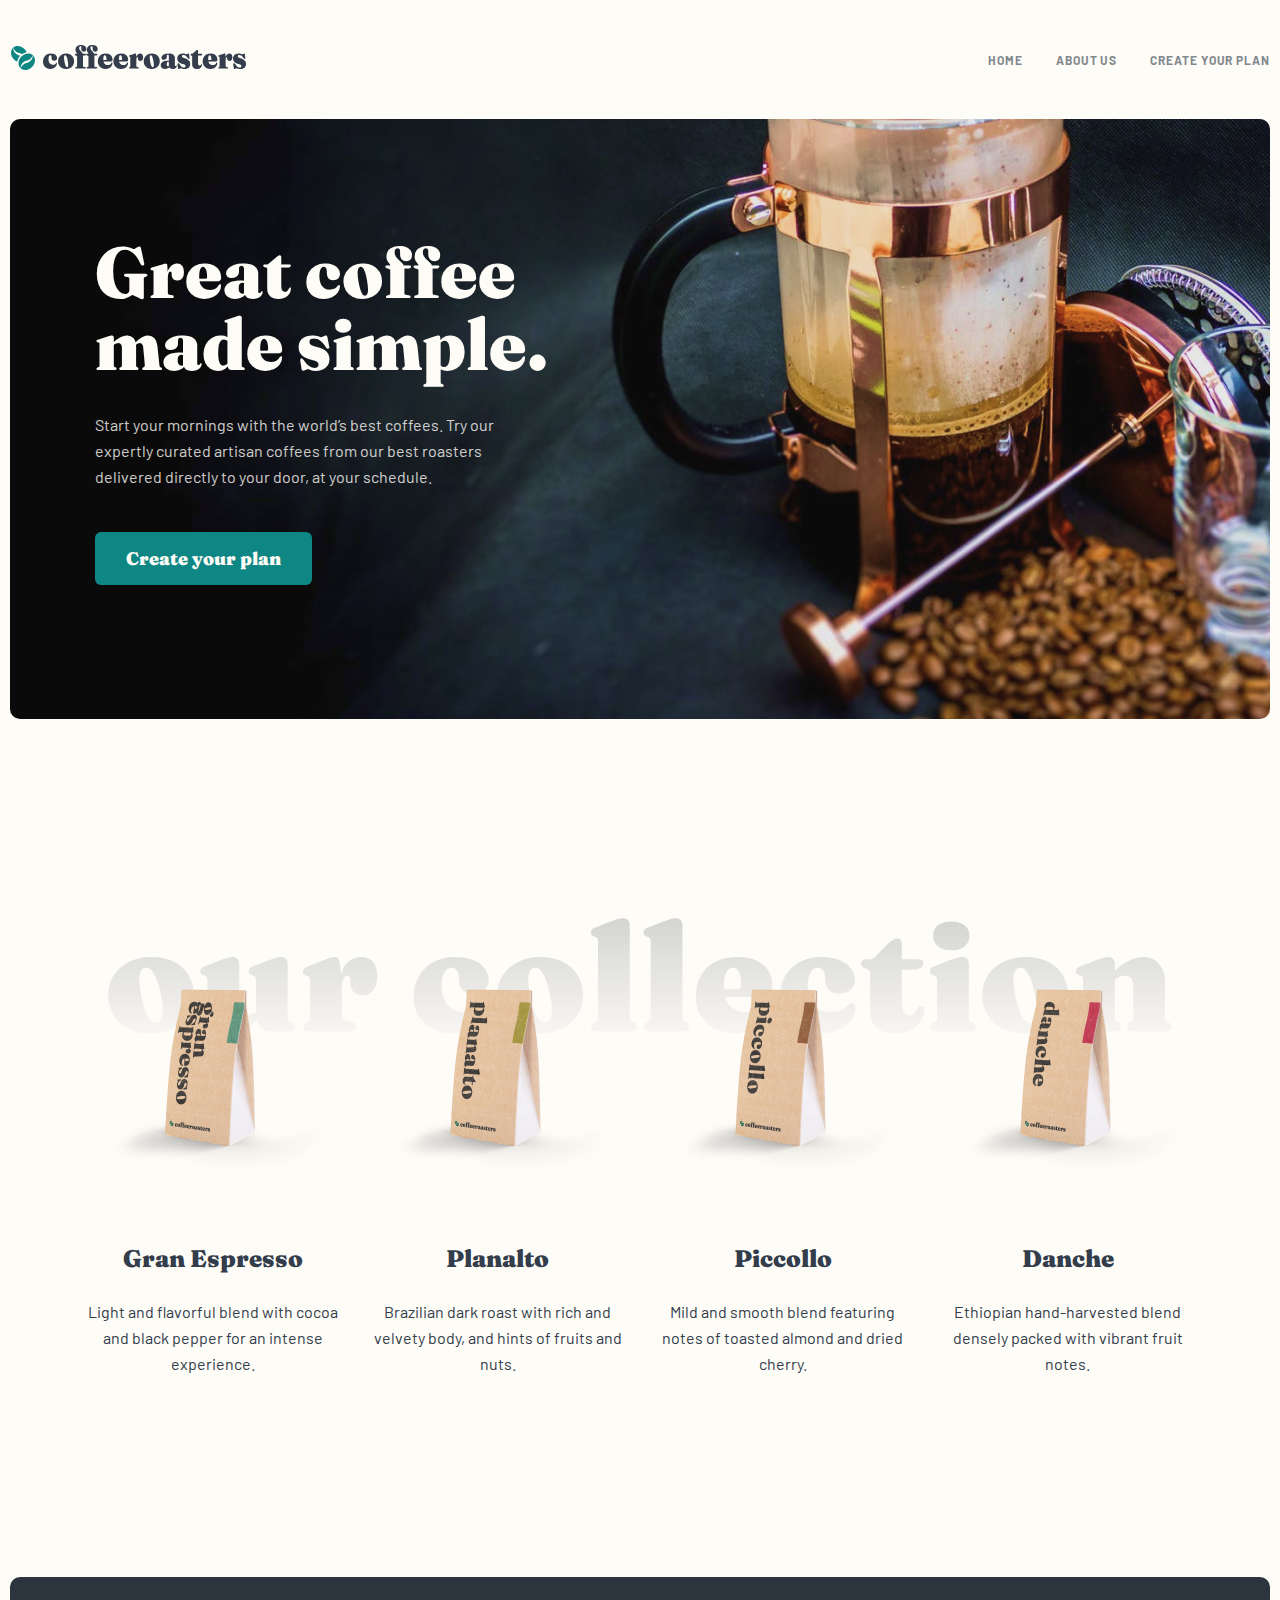
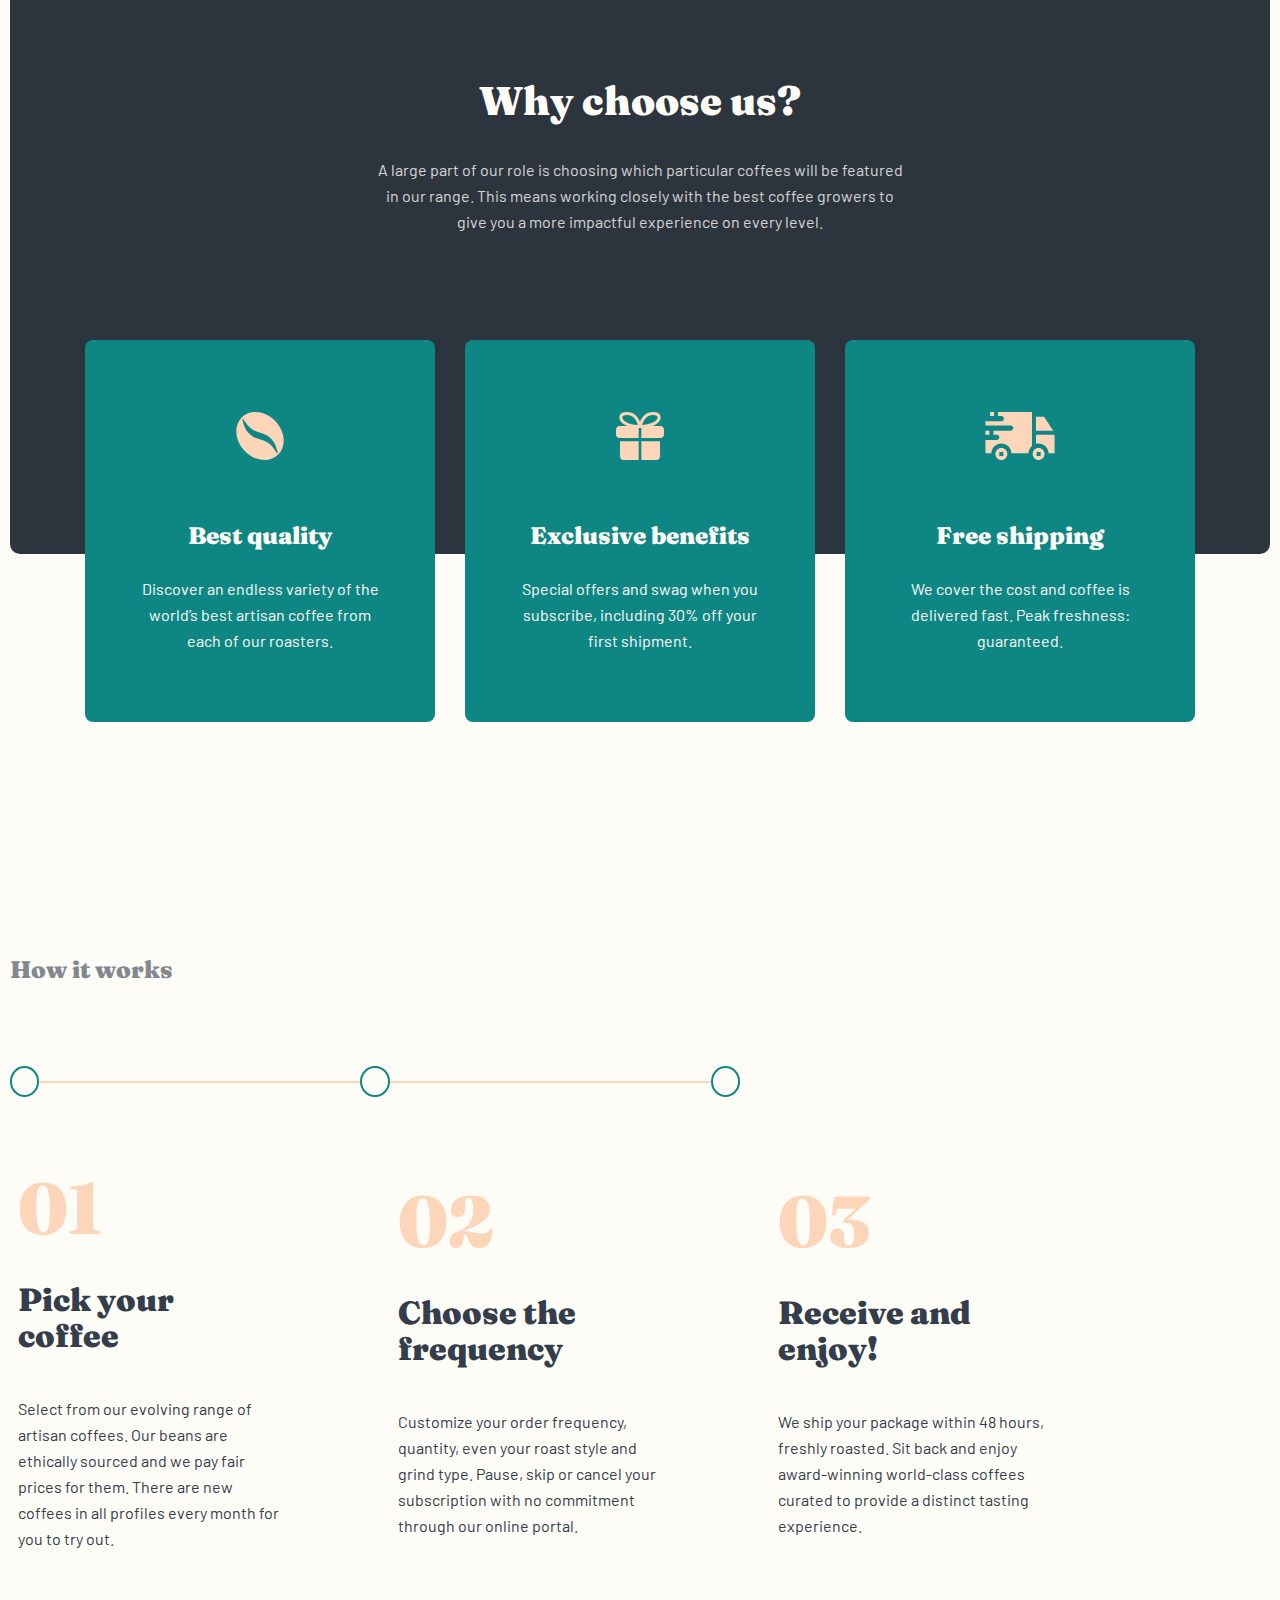
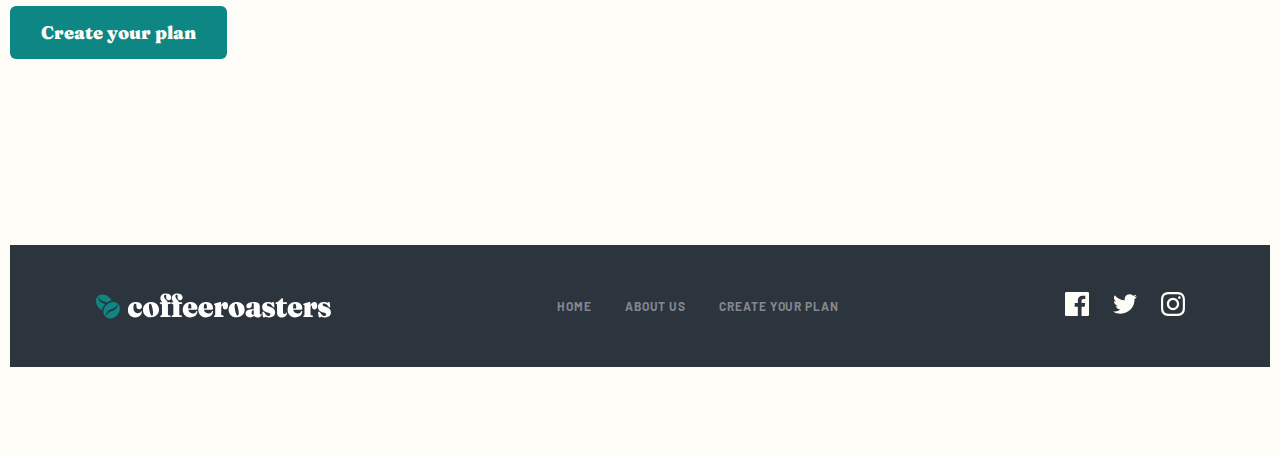
<file: index.html>
<!DOCTYPE html>
<html lang="en">

<head>
    <meta charset="UTF-8">
    <meta http-equiv="X-UA-Compatible" content="IE=edge">
    <meta name="viewport" content="width=device-width, initial-scale=1.0">
    <title>Coffeeroaster</title>
    <link rel="icon" href="./assets/icons/link-logo.ico">
    <link
        href="https://fonts.googleapis.com/css?family=Barlow:100,100italic,200,200italic,300,300italic,regular,italic,500,500italic,600,600italic,700,700italic,800,800italic,900,900italic"
        rel="stylesheet" />
    <link
        href="https://fonts.googleapis.com/css?family=Fraunces:100,200,300,regular,500,600,700,800,900,100italic,200italic,300italic,italic,500italic,600italic,700italic,800italic,900italic"
        rel="stylesheet" />
    <link rel="stylesheet" href="./css/style.css">
</head>

<body>
    <header class="header">
        <div class="container">
            <div class="header__top">
                <a class="logo" href="./index.html"><img class="logo-img" src="./assets/icons/header-logo.svg"
                        alt="header-logo"></a>
                <nav class="menu">
                    <button class="menu-btn"></button>
                    <ul class="menu__list">
                        <li class="menu__item"><a class="menu__link" href="#">HOME</a></li>
                        <li class="menu__item"><a class="menu__link" href="./aboutUs.html" target="_blank">ABOUT US</a>
                        </li>
                        <li class="menu__item"><a class="menu__link" href="./CreatePlan.html" target="_blank">Create
                                your plan</a></li>
                    </ul>
                </nav>
            </div>
            <div class="header__content">
                <h1 class="header__title">Great coffee made simple.</h1>
                <p class="header__text">Start your mornings with the world’s best coffees. Try our expertly curated
                    artisan coffees from our best roasters delivered directly to your door, at your schedule.</p>
                <a class="header__link" href="#">Create your plan</a>
            </div>
        </div>
    </header>
    <section class="product">
        <div class="container">
            <div class="product__content">
                <!-- <div class="product__content-box-img">
                    <img class="product__content-img" src="./assets/icons/collection.svg" alt="collection">
                </div> -->
                <div class="product__content-inner">
                    <div class="product__content-inner-box">
                        <img src="./assets/images/gran-espresso-img.png" alt="gran-espresso-img"
                            class="product__content-inner-box__img">
                        <div class="product__content-inner-bigbox-text">
                            <h3 class="product__content-inner-box__title">Gran Espresso</h3>
                            <p class="product__content-inner-box__text">Light and flavorful blend with cocoa and black
                                pepper for an intense experience.</p>
                        </div>
                    </div>
                    <div class="product__content-inner-box">
                        <img src="./assets/images/planalto-img.png" alt="planalto-img"
                            class="product__content-inner-box__img">
                        <div class="product__content-inner-bigbox-text">
                            <h3 class="product__content-inner-box__title">Planalto</h3>
                            <p class="product__content-inner-box__text">Brazilian dark roast with rich and velvety body,
                                and
                                hints of fruits and nuts.</p>
                        </div>
                    </div>
                    <div class="product__content-inner-box">
                        <img src="./assets/images/piccollo-img.png" alt="piccollo-img"
                            class="product__content-inner-box__img">
                        <div class="product__content-inner-bigbox-text">
                            <h3 class="product__content-inner-box__title">Piccollo</h3>
                            <p class="product__content-inner-box__text">Mild and smooth blend featuring notes of toasted
                                almond and dried cherry.</p>
                        </div>
                    </div>
                    <div class="product__content-inner-box">
                        <img src="./assets/images/danche-img.png" alt="danche-img"
                            class="product__content-inner-box__img">
                        <div class="product__content-inner-bigbox-text">
                            <h3 class="product__content-inner-box__title">Danche</h3>
                            <p class="product__content-inner-box__text">Ethiopian hand-harvested blend densely packed
                                with
                                vibrant fruit notes.</p>
                        </div>
                    </div>
                </div>
            </div>
        </div>
    </section>


    <section class="why">
        <div class="container">
            <div class="why__inner">
                <h2 class="why__title">Why choose us?</h2>
                <p class="why__text">A large part of our role is choosing which particular coffees will be featured
                    in our range. This means working closely with the best coffee growers to give
                    you a more impactful experience on every level.
                </p>
                <div class="why__content">
                    <div class="why__content__box">
                        <img src="./assets/icons/quality-img.svg" alt="quality-img" class="why__content__box-img">
                        <div class="why__content__bigbox-text">
                            <h4 class="why__content__box-title">Best quality</h4>
                            <p class="why__content__box-text">Discover an endless variety of the world’s best artisan
                                coffee
                                from each of our roasters.
                            </p>
                        </div>
                    </div>
                    <div class="why__content__box">
                        <img src="./assets/icons/benefits-img.svg" alt="benefits-img" class="why__content__box-img">
                        <div class="why__content__bigbox-text">
                            <h4 class="why__content__box-title">Exclusive benefits</h4>
                            <p class="why__content__box-text">Special offers and swag when you subscribe, including 30%
                                off
                                your first shipment.
                            </p>
                        </div>
                    </div>
                    <div class="why__content__box">
                        <img src="./assets/icons/shipping-img.svg" alt="shipping-img" class="why__content__box-img">
                        <div class="why__content__bigbox-text">
                            <h4 class="why__content__box-title">Free shipping</h4>
                            <p class="why__content__box-text">We cover the cost and coffee is delivered fast. Peak
                                freshness: guaranteed.
                            </p>
                        </div>
                    </div>
                </div>
            </div>
        </div>
    </section>


    <section class="works">
        <div class="container">
            <div class="works__inner">
                <h4 class="works__inner-title">How it works</h4>
                <div class="works__inner-box">
                    <div class="works__inner-round"></div>
                    <div class="works__inner-line"></div>
                    <div class="works__inner-round"></div>
                    <div class="works__inner-line"></div>
                    <div class="works__inner-round"></div>
                </div>
                <div class="works__content">
                    <div class="works__content-box">
                        <h1 class="works__content-box--title-num">01</h1>
                        <h3 class="works__content-box--title">Pick your coffee</h3>
                        <p class="works__content-box--text">Select from our evolving range of artisan coffees. Our beans
                            are ethically sourced and we pay fair prices for them. There are new coffees in all profiles
                            every month for you to try out.
                        </p>
                    </div>
                    <div class="works__content-box">
                        <h1 class="works__content-box--title-num">02</h1>
                        <h3 class="works__content-box--title">Choose the frequency</h3>
                        <p class="works__content-box--text">Customize your order frequency, quantity, even your roast
                            style and grind type. Pause, skip or cancel your subscription with no commitment through our
                            online portal.
                        </p>
                    </div>
                    <div class="works__content-box">
                        <h1 class="works__content-box--title-num">03</h1>
                        <h3 class="works__content-box--title">Receive and enjoy!</h3>
                        <p class="works__content-box--text">We ship your package within 48 hours, freshly roasted. Sit
                            back and enjoy award-winning world-class coffees curated to provide a distinct tasting
                            experience.
                        </p>
                    </div>
                </div>
                <div class="works__btn-box">
                    <a href="#" class="works__btn-link">Create your plan</a>
                </div>
            </div>
        </div>
    </section>


    <footer class="footer">
        <div class="container">
            <div class="footer__inner">
                <img class="footer__logo-img" src="./assets/icons/footer-logo.svg" alt="footer-logo">
                <ul class="footer__list">
                    <li class="footer__item"><a href="./index.html" class="footer__link">Home</a></li>
                    <li class="footer__item"><a href="./aboutUs.html" class="footer__link">ABOUT us</a></li>
                    <li class="footer__item"><a href="./CreatePlan.html" class="footer__link">Create your plan</a></li>
                </ul>
                <div class="footer__social">
                    <a class="footer__social-link" href="#"><img class="footer__social-link-img"
                            src="./assets/icons/face.svg" alt="face"></a>
                    <a class="footer__social-link" href="#"><img class="footer__social-link-img"
                            src="./assets/icons/twi.svg" alt="twi"></a>
                    <a class="footer__social-link" href="#"><img class="footer__social-link-img"
                            src="./assets/icons/insta.svg" alt="insta"></a>
                </div>
            </div>
        </div>
    </footer>

    <script src="https://ajax.googleapis.com/ajax/libs/jquery/3.6.0/jquery.min.js"></script>
    <script src="./js/mian.js"></script>
</body>

</html>
</file>
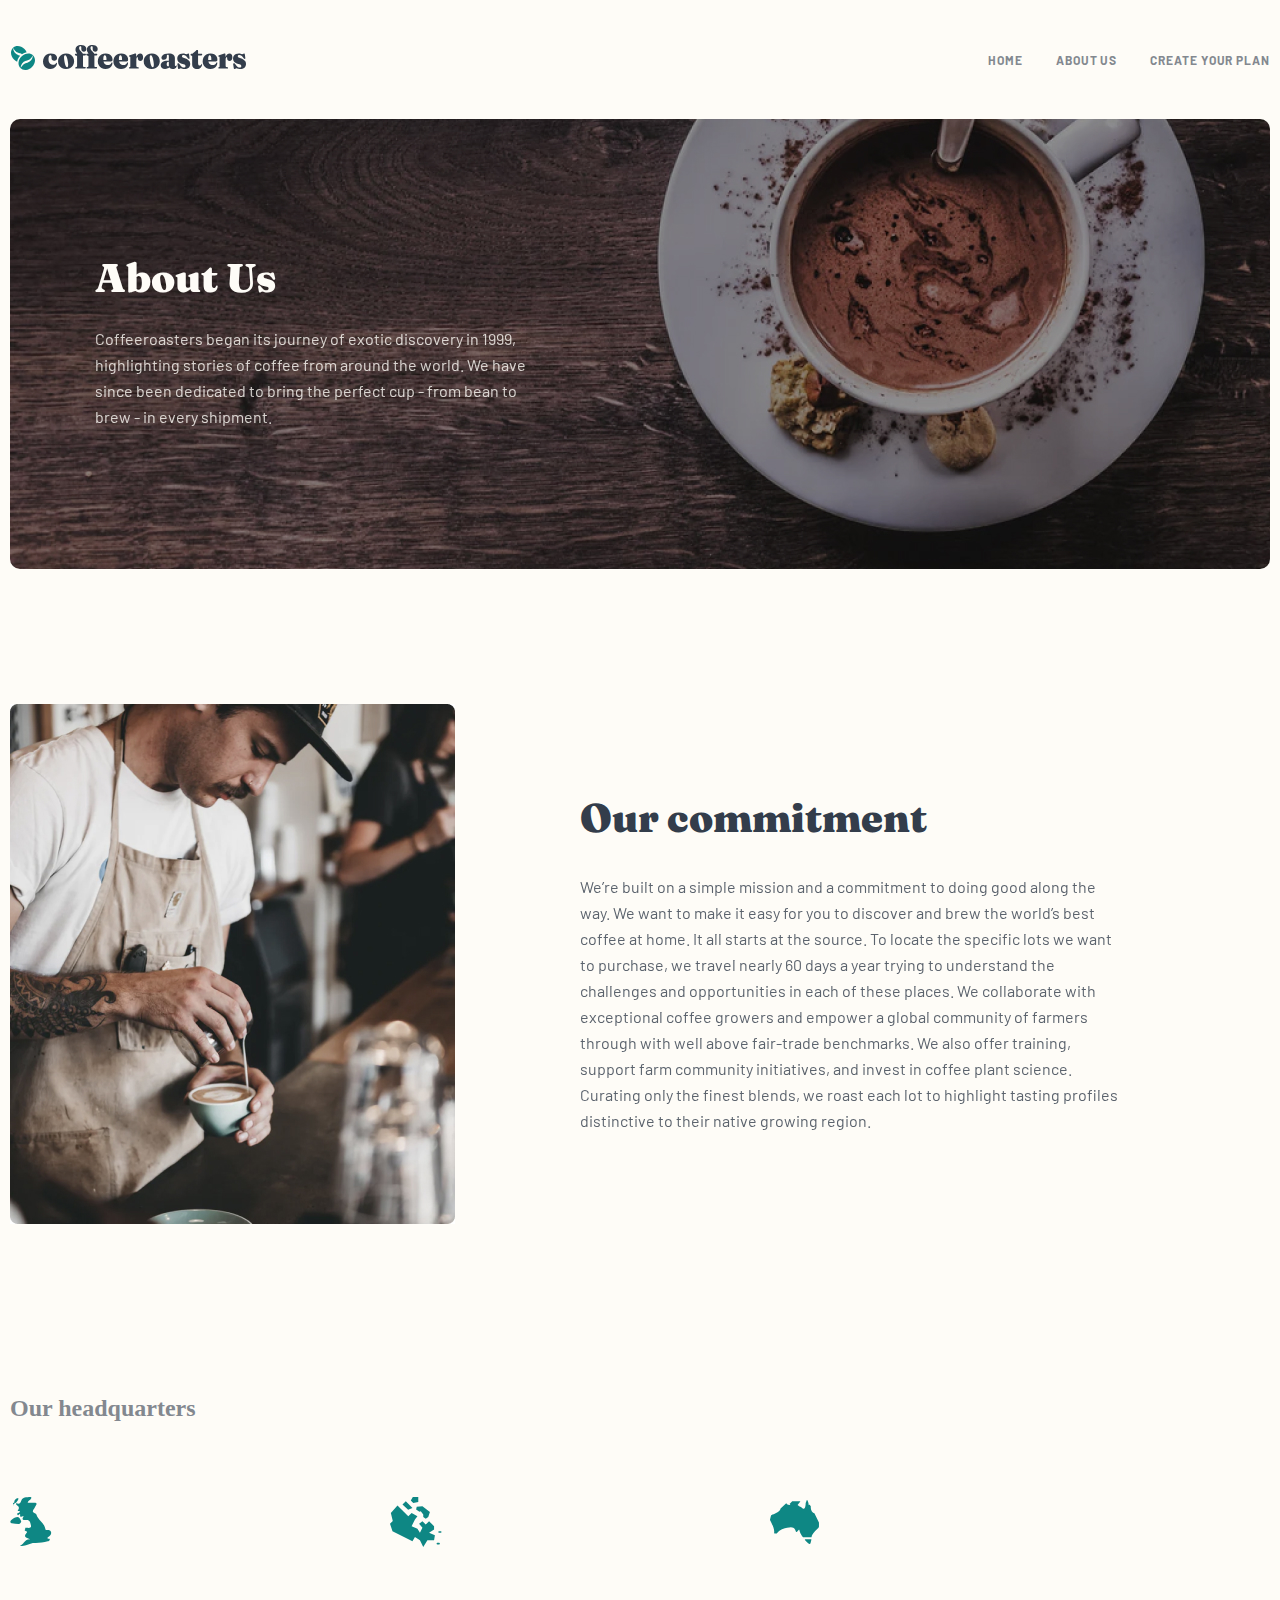
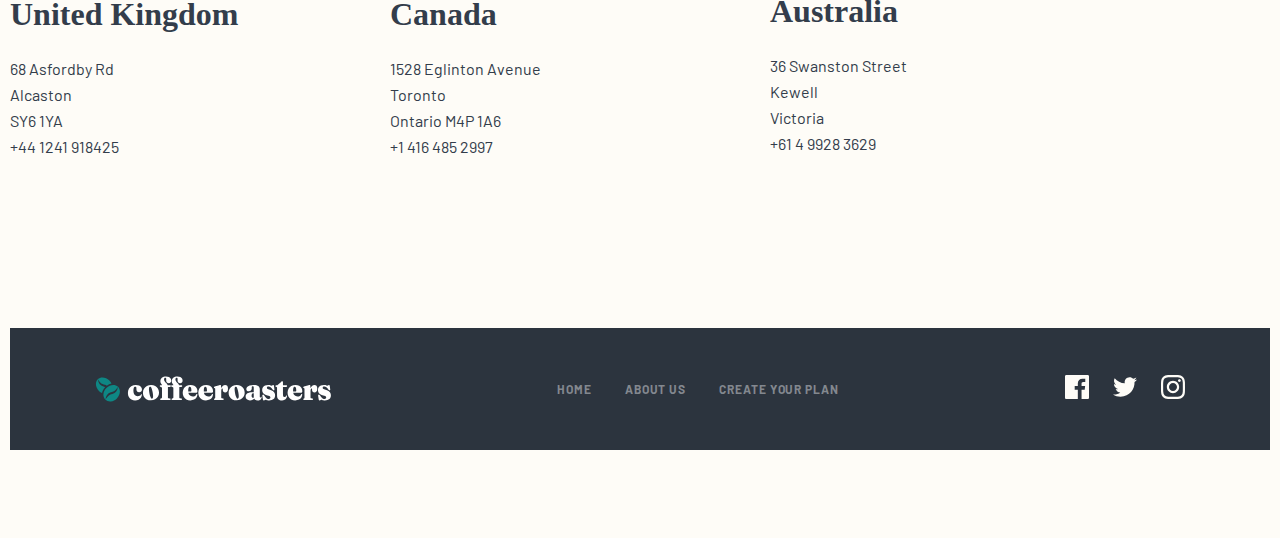
<file: aboutUs.html>
<!DOCTYPE html>
<html lang="en">

<head>
    <meta charset="UTF-8">
    <meta http-equiv="X-UA-Compatible" content="IE=edge">
    <meta name="viewport" content="width=device-width, initial-scale=1.0">
    <title>About Us</title>
    <link rel="icon" href="./assets/icons/link-logo.ico">
    <link
        href="https://fonts.googleapis.com/css?family=Barlow:100,100italic,200,200italic,300,300italic,regular,italic,500,500italic,600,600italic,700,700italic,800,800italic,900,900italic"
        rel="stylesheet" />
    <link
        href="https://fonts.googleapis.com/css?family=Fraunces:100,200,300,regular,500,600,700,800,900,100italic,200italic,300italic,italic,500italic,600italic,700italic,800italic,900italic"
        rel="stylesheet" />
    <link rel="stylesheet" href="./css/style.css">
</head>

<body>

    <header class="header">
        <div class="container">
            <div class="header__top">
                <a class="logo" href="./index.html"><img class="logo-img" src="./assets/icons/header-logo.svg"
                        alt="header-logo"></a>
                <nav class="menu">
                    <button class="menu-btn"></button>
                    <ul class="menu__list">
                        <li class="menu__item"><a class="menu__link" href="./index.html">HOME</a></li>
                        <li class="menu__item"><a class="menu__link" href="./aboutUs.html">ABOUT US</a></li>
                        <li class="menu__item"><a class="menu__link" href="./CreatePlan.html">Create your plan</a></li>
                    </ul>
                </nav>
            </div>
            <div class="header__content-about">
                <h2 class="about__title">About Us</h2>
                <p class="about__text">Coffeeroasters began its journey of exotic discovery in 1999, highlighting
                    stories of coffee from around the world. We have since been dedicated to bring the perfect cup -
                    from bean to brew - in every shipment.
                </p>
            </div>
        </div>
    </header>
    <section class="our-commitment">
        <div class="container">
            <div class="our-commitment__inner">
                <img class="our-commitment__inner-img" src="./assets/images/about-commitment-img.jpg"
                    alt="about-commitment-img">
                <div class="our-commitment__inner-box">
                    <h2 class="our-commitment__inner-title">Our commitment</h2>
                    <p class="our-commitment__inner-text">We’re built on a simple mission and a commitment to doing good
                        along the way. We want to make it easy for you to discover and brew the world’s best coffee at
                        home.
                        It all starts at the source. To locate the specific lots we want to purchase, we travel nearly
                        60
                        days a year trying to understand the challenges and opportunities in each of these places. We
                        collaborate with exceptional coffee growers and empower a global community of farmers through
                        with
                        well above fair-trade benchmarks. We also offer training, support farm community initiatives,
                        and
                        invest in coffee plant science. Curating only the finest blends, we roast each lot to highlight
                        tasting profiles distinctive to their native growing region.
                    </p>
                </div>
            </div>
        </div>
    </section>
    <!-- -----------------------     я не смог сделать эту     -------------- -->
    <!-- <section class="quality">
        <div class="container">
            <div class="quality__inner">
                <div class="quality__inner-box-text">
                    <h2 class="quality__title">Uncompromising quality</h2>
                    <p class="quality__text">Although we work with growers who pay close attention to all stages of
                        harvest
                        and processing, we employ, on our end, a rigorous quality control program to avoid over-roasting
                        or
                        baking the coffee dry. Every bag of coffee is tagged with a roast date and batch number. Our
                        goal is
                        to roast consistent, user-friendly coffee, so that brewing is easy and enjoyable.
                    </p>
                </div>
                <div class="quality__inner-box">
                    <img class="quality-img" src="./assets/images/about-quality.jpg" alt="about-quality">
                </div>
            </div>
        </div>
    </section> -->

    <!-- -----------------------     я не смог сделать эту     -------------- -->

    <section class="location">
        <div class="container">
            <div class="location__inner">
                <h4 class="location__title">Our headquarters</h4>
                <div class="location__inner-bigbox">
                    <div class="location__inner-box">
                        <img class="location__img" src="./assets/icons/maps-1.svg" alt="maps-1">
                        <h3 class="location__inner-box-title">United Kingdom</h3>
                        <ul class="location__inner-box-list">
                            <li class="location__inner-box-item">68 Asfordby Rd</li>
                            <li class="location__inner-box-item">Alcaston</li>
                            <li class="location__inner-box-item">SY6 1YA</li>
                            <li class="location__inner-box-item"><a class="location__inner-box-link"
                                    href="tel:+441241918425">+44 1241 918425</a></li>
                        </ul>
                    </div>
                    <div class="location__inner-box">
                        <img class="location__img" src="./assets/icons/maps-2.svg" alt="maps-1">
                        <h3 class="location__inner-box-title">Canada</h3>
                        <ul class="location__inner-box-list">
                            <li class="location__inner-box-item">1528 Eglinton Avenue</li>
                            <li class="location__inner-box-item">Toronto</li>
                            <li class="location__inner-box-item">Ontario M4P 1A6</li>
                            <li class="location__inner-box-item"><a class="location__inner-box-link"
                                    href="tel:+14164852997">+1 416 485 2997</a></li>
                        </ul>
                    </div>
                    <div class="location__inner-box">
                        <img class="location__img" src="./assets/icons/maps-3.svg" alt="maps-1">
                        <h3 class="location__inner-box-title">Australia</h3>
                        <ul class="location__inner-box-list">
                            <li class="location__inner-box-item">36 Swanston Street</li>
                            <li class="location__inner-box-item">Kewell</li>
                            <li class="location__inner-box-item">Victoria</li>
                            <li class="location__inner-box-item"><a class="location__inner-box-link"
                                    href="tel:+61 4 9928 3629">+61 4 9928 3629</a></li>
                        </ul>
                    </div>
                </div>
            </div>
        </div>
    </section>


    <footer class="footer">
        <div class="container">
            <div class="footer__inner">
                <img class="footer__logo-img" src="./assets/icons/footer-logo.svg" alt="footer-logo">
                <ul class="footer__list">
                    <li class="footer__item"><a href="./index.html" class="footer__link">Home</a></li>
                    <li class="footer__item"><a href="./aboutUs.html" class="footer__link">ABOUT us</a></li>
                    <li class="footer__item"><a href="./CreatePlan.html" class="footer__link">Create your plan</a></li>
                </ul>
                <div class="footer__social">
                    <a class="footer__social-link" href="#"><img class="footer__social-link-img"
                            src="./assets/icons/face.svg" alt="face"></a>
                    <a class="footer__social-link" href="#"><img class="footer__social-link-img"
                            src="./assets/icons/twi.svg" alt="twi"></a>
                    <a class="footer__social-link" href="#"><img class="footer__social-link-img"
                            src="./assets/icons/insta.svg" alt="insta"></a>
                </div>
            </div>
        </div>
    </footer> 

    <script src="https://ajax.googleapis.com/ajax/libs/jquery/3.6.0/jquery.min.js"></script>
    <script src="./js/mian.js"></script>
</body>

</html>
</file>
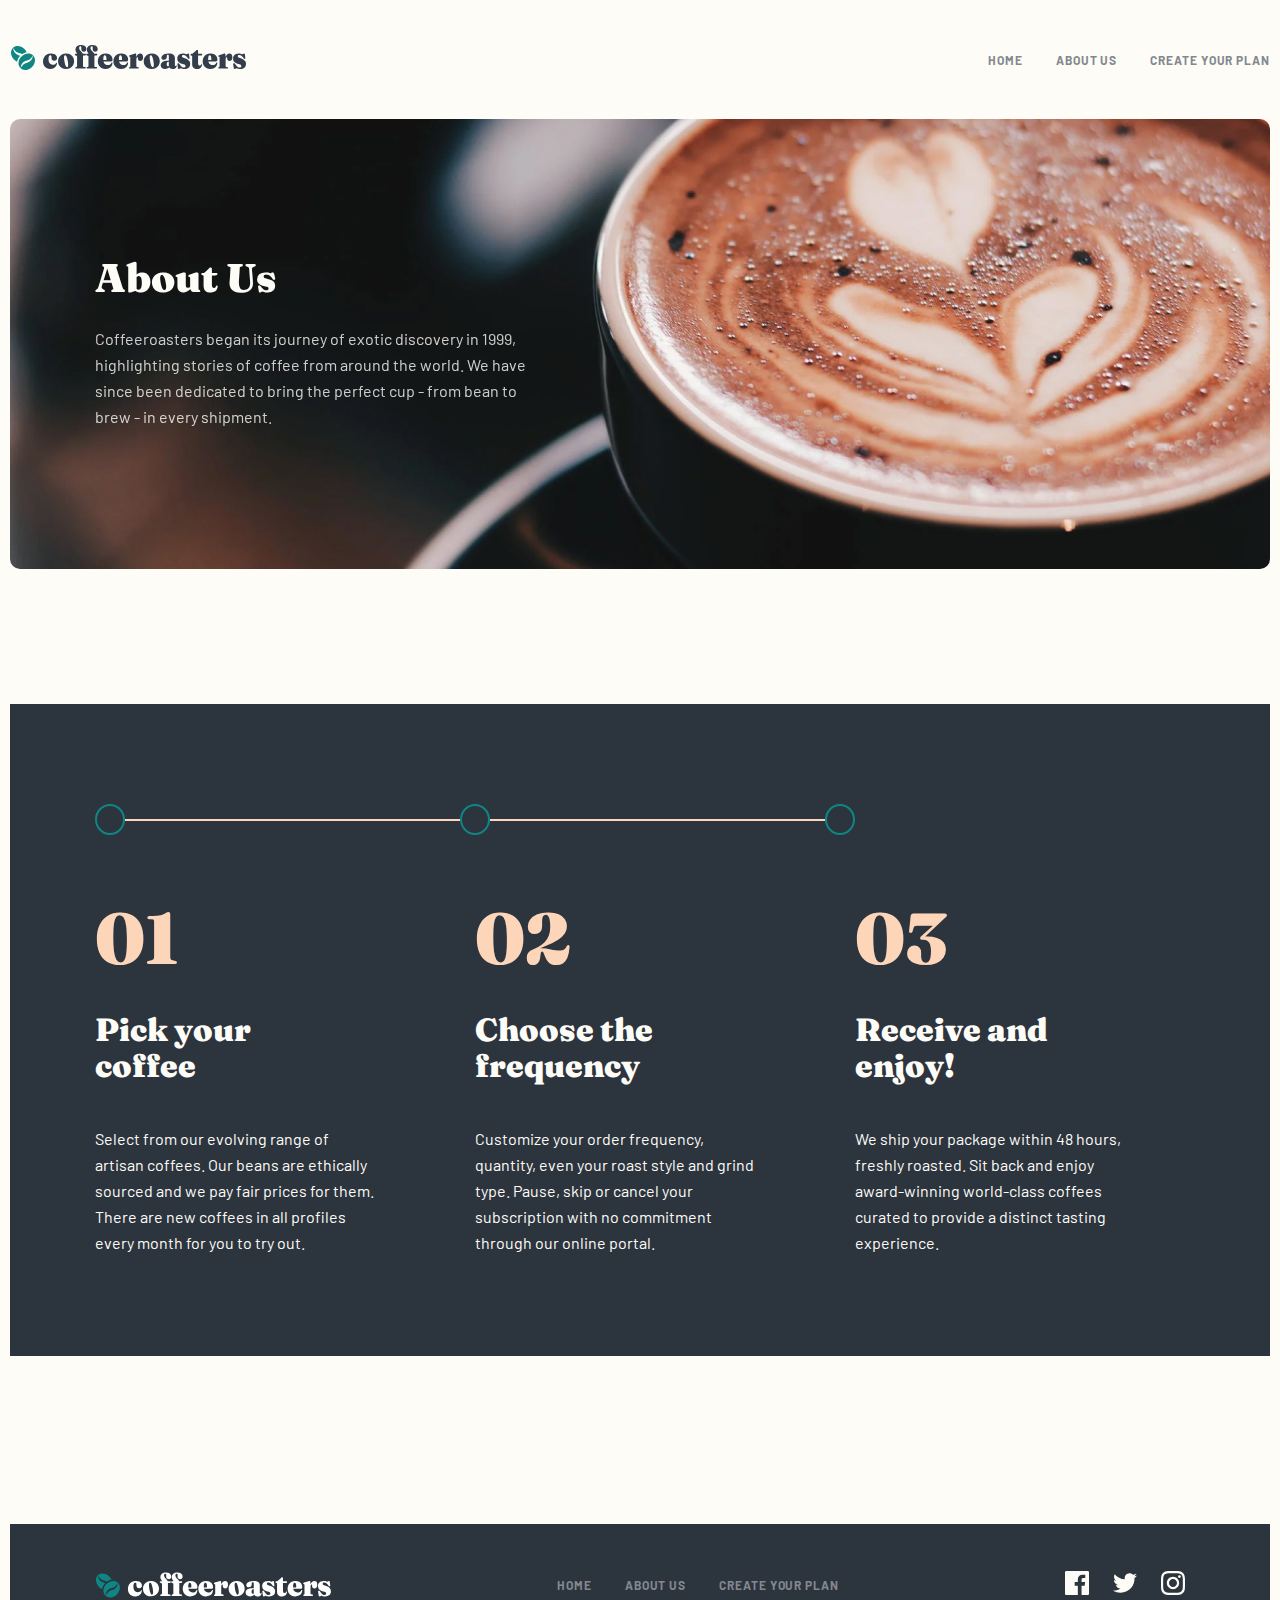
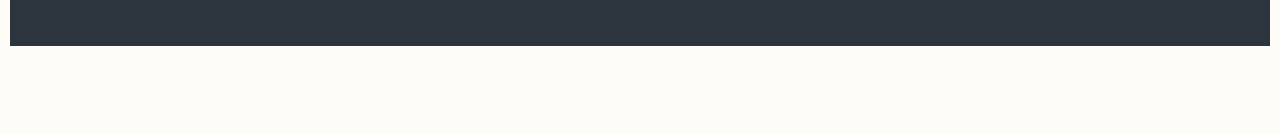
<file: CreatePlan.html>
<!DOCTYPE html>
<html lang="en">

<head>
    <meta charset="UTF-8">
    <meta http-equiv="X-UA-Compatible" content="IE=edge">
    <meta name="viewport" content="width=device-width, initial-scale=1.0">
    <title>Create your plan</title>
    <link rel="icon" href="./assets/icons/link-logo.ico">
    <link
        href="https://fonts.googleapis.com/css?family=Barlow:100,100italic,200,200italic,300,300italic,regular,italic,500,500italic,600,600italic,700,700italic,800,800italic,900,900italic"
        rel="stylesheet" />
    <link
        href="https://fonts.googleapis.com/css?family=Fraunces:100,200,300,regular,500,600,700,800,900,100italic,200italic,300italic,italic,500italic,600italic,700italic,800italic,900italic"
        rel="stylesheet" />
    <link rel="stylesheet" href="./css/style.css">
</head>

<body>
    <header class="header">
        <div class="container">
            <div class="header__top">
                <a class="logo" href="./index.html"><img class="logo-img" src="./assets/icons/header-logo.svg"
                        alt="header-logo"></a>
                <nav class="menu">
                    <button class="menu-btn"></button>
                    <ul class="menu__list">
                        <li class="menu__item"><a class="menu__link" href="./index.html">HOME</a></li>
                        <li class="menu__item"><a class="menu__link" href="./aboutUs.html">ABOUT US</a></li>
                        <li class="menu__item"><a class="menu__link" href="./CreatePlan.html">Create your plan</a></li>
                    </ul>
                </nav>
            </div>
            <div class="header__content-greate-plan header__content-about">
                <h2 class="greate-plan__title about__title">About Us</h2>
                <p class="greate-plan__text about__text">Coffeeroasters began its journey of exotic discovery in 1999,
                    highlighting
                    stories of coffee from around the world. We have since been dedicated to bring the perfect cup -
                    from bean to brew - in every shipment.
                </p>
            </div>
        </div>
    </header>
    <section class="greate-plan">
        <div class="container">
            <div class="greate-plan__inner">
                <div class="greate-plan__box">
                    <div class="greate-plan__round"></div>
                    <div class="greate-plan__line"></div>
                    <div class="greate-plan__round"></div>
                    <div class="greate-plan__line"></div>
                    <div class="greate-plan__round"></div>
                </div>
                <div class="greate-plan__inner-content">
                    <div class="greate-plan__inner-content--box">
                        <h1 class="greate-plan__inner-title">01</h1>
                        <h3 class="greate-plan__inner-subtitle">Pick your coffee</h3>
                        <p class="greate-plan__inner-text">Select from our evolving range of artisan coffees. Our beans
                            are ethically sourced and we pay fair prices for them. There are new coffees in all profiles
                            every month for you to try out.
                        </p>
                    </div>
                    <div class="greate-plan__inner-content--box">
                        <h1 class="greate-plan__inner-title">02</h1>
                        <h3 class="greate-plan__inner-subtitle">Choose the frequency</h3>
                        <p class="greate-plan__inner-text">Customize your order frequency, quantity, even your roast
                            style and grind type. Pause, skip or cancel your subscription with no commitment through our
                            online portal.
                        </p>
                    </div>
                    <div class="greate-plan__inner-content--box">
                        <h1 class="greate-plan__inner-title">03</h1>
                        <h3 class="greate-plan__inner-subtitle">Receive and enjoy!</h3>
                        <p class="greate-plan__inner-text">We ship your package within 48 hours, freshly roasted. Sit
                            back and enjoy award-winning world-class coffees curated to provide a distinct tasting
                            experience.
                        </p>
                    </div>
                </div>
            </div>
        </div>
    </section>



        <!-- How do you drink your coffee? --> 
        <!-- -----------------  этот контент не смог сделать и не понял   -------------- -->


    <footer class="footer">
        <div class="container">
            <div class="footer__inner">
                <img class="footer__logo-img" src="./assets/icons/footer-logo.svg" alt="footer-logo">
                <ul class="footer__list">
                    <li class="footer__item"><a href="./index.html" class="footer__link">Home</a></li>
                    <li class="footer__item"><a href="./aboutUs.html" class="footer__link">ABOUT us</a></li>
                    <li class="footer__item"><a href="./CreatePlan.html" class="footer__link">Create your plan</a></li>
                </ul>
                <div class="footer__social">
                    <a class="footer__social-link" href="#"><img class="footer__social-link-img"
                            src="./assets/icons/face.svg" alt="face"></a>
                    <a class="footer__social-link" href="#"><img class="footer__social-link-img"
                            src="./assets/icons/twi.svg" alt="twi"></a>
                    <a class="footer__social-link" href="#"><img class="footer__social-link-img"
                            src="./assets/icons/insta.svg" alt="insta"></a>
                </div>
            </div>
        </div>
    </footer>

    <script src="https://ajax.googleapis.com/ajax/libs/jquery/3.6.0/jquery.min.js"></script>
    <script src="./js/mian.js"></script>
</body>

</html>
</file>
<file: css/style.css>
*,
*::before,
*::after {
    box-sizing: border-box;
    margin: 0;
    padding: 0;
    list-style: none;
    text-decoration: none;
}

body {
    background-color: #FEFCF7;
}

.header {
    margin-bottom: 135px;
}

.container {
    max-width: 1300px;
    margin: 0 auto;
    padding: 0 10px;
}

.header__top {
    padding: 44px 0;
    display: flex;
    justify-content: space-between;
    align-items: center;
}

.logo {}

.logo-img {}

.menu {}

.menu__list {
    display: flex;
    justify-content: space-between;
    align-items: center;
    /* width: 283px;
    margin: 0 auto; */
}

.menu__item+.menu__item {
    margin-left: 33px;
}

.menu__link {
    font-family: 'barlow';
    font-weight: 700;
    font-size: 12px;
    line-height: 15px;
    letter-spacing: .92px;
    text-transform: uppercase;
    color: #83888F;
    transition: all .3s linear;
}

.menu__link:hover {
    color: #333D4B;
}

.menu__link:active {
    color: #FDD6BA;
}

.header__content {
    background-image: url(../assets/images/header__content-img.jpg);
    background-size: cover;
    background-position: center center;
    background-repeat: no-repeat;
    border-radius: 10px;
    min-height: 600px;
    padding: 117px 0 0 85px;
    color: #FEFCF7;
}

.header__title {
    font-family: 'fraunces';
    font-weight: 900;
    font-size: 72px;
    line-height: 72px;
    max-width: 493px;
    margin-bottom: 32px;
}

.header__text {
    max-width: 445px;
    font-family: 'barlow';
    font-weight: 400;
    font-size: 16px;
    line-height: 26px;
    opacity: .8;
    margin-bottom: 56px;
}

.header__link {
    font-family: 'fraunces';
    font-weight: 900;
    font-size: 18px;
    line-height: 25px;
    text-align: center;
    padding: 15px 31px;
    background-color: #0E8784;
    color: #FEFCF7;
    border-radius: 6px;
    transition: all .3s linear;
}

.header__link:hover {
    background-color: #66D2CF;
}

.header__link:active {
    background-color: #E2DEDB;
}

.product {
    margin-bottom: 200px;
}

.product {}

.product__content {
    text-align: center;
    max-width: 1110px;
    margin: 0 auto;
    background-image: url(../assets/icons/collection.svg);
    background-size: 100% 38%;
    background-position: 0 0;
    background-repeat: no-repeat;
}

.product__content-inner {
    display: flex;
    justify-content: space-between;
    padding-top: 120px;
}

.product__content-inner-box {
    width: 255px;
}

.product__content-inner-box__img {
    margin-bottom: 72px;
}

.product__content-inner-box__title {
    font-family: 'Fraunces';
    font-weight: 900;
    font-size: 24px;
    line-height: 32px;
    color: #333D4B;
    margin-bottom: 24px;
}

.product__content-inner-box__text {
    font-family: 'Barlow';
    font-weight: 400;
    font-size: 16px;
    line-height: 26px;
    color: #333D4B;
}



.why {
    margin-bottom: 400px;
}

.why__inner {
    background-color: #2C343E;
    border-radius: 10px;
    height: 577px;
}

.why__title {
    padding-top: 100px;
    text-align: center;
    font-family: 'fraunces';
    font-weight: 900;
    font-size: 40px;
    line-height: 48px;
    color: #FEFCF7;
    margin-bottom: 32px;
}

.why__text {
    font-family: 'barlow';
    font-weight: 400;
    font-size: 16px;
    line-height: 26px;
    color: #FEFCF7;
    opacity: .8;
    text-align: center;
    max-width: 540px;
    margin: 0 auto;
}

.why__content {
    max-width: 1110px;
    margin: 0 auto;
    display: flex;
    justify-content: space-between;
}

.why__content__box {
    transform: translateY(105px);
    width: 350px;
    height: 382px;
    text-align: center;
    color: #FEFCF7;
    background: #0E8784;
    border-radius: 8px;
}

.why__content__box-img {
    padding-top: 72px;
    margin-bottom: 56px;
    height: 120px;
    width: 72px;
}


.why__content__box-title {
    font-family: 'fraunces';
    font-weight: 900;
    font-size: 24px;
    line-height: 32px;
    margin-bottom: 24px;
}

.why__content__box-text {
    font-family: 'barlow';
    font-weight: 400;
    font-size: 16px;
    line-height: 26px;
    max-width: 255px;
    margin: 0 auto 48px;
}

.works {
    margin-bottom: 200px;
}

.works__inner {}

.works__inner-title {
    font-family: 'fraunces';
    font-weight: 900;
    font-size: 24px;
    line-height: 32px;
    color: #83888F;
    margin-bottom: 80px;
}

.works__inner-box {
    width: 730px;
    display: flex;
    justify-content: space-between;
    align-items: center;
    margin-bottom: 67px;
}

.works__inner-round {
    width: 31px;
    height: 31px;
    border: 2px solid #0E8784;
    border-radius: 50%;
}

.works__inner-line {
    width: 340px;
    height: 2px;
    background-color: #FDD6BA;
    /* border: 2px solid #FDD6BA; */
}

.works__content {
    max-width: 1045px;
    display: flex;
    justify-content: space-between;
    align-items: center;
}

.works__content-box {
    width: 285px;
    padding: 8px;
    margin-bottom: 60px;
}

.works__content-box--title-num {
    font-family: 'fraunces';
    font-weight: 900;
    font-size: 72px;
    line-height: 72px;
    color: #FDD6BA;
    margin-bottom: 38px;
}

.works__content-box--title {
    font-family: 'fraunces';
    font-weight: 900;
    font-size: 32px;
    line-height: 36px;
    color: #333D4B;
    margin-bottom: 42px;
    max-width: 255px;
}

.works__content-box--text {
    font-family: 'barlow';
    font-weight: 400;
    font-size: 16px;
    line-height: 26px;
    color: #333D4B;
    max-width: 285px;
}

.works__btn-box {
    display: inline-block;
}

.works__btn-link {
    font-family: 'fraunces';
    font-weight: 900;
    font-size: 18px;
    line-height: 25px;
    text-align: center;
    color: #FEFCF7;
    padding: 15px 31px;
    background: #0E8784;
    border-radius: 6px;
    transition: all .3s linear;
}

.works__btn-link:hover {
    background-color: #66D2CF;
}

.works__btn-link:active {
    background-color: #E2DEDB;
}

.footer {
    margin-bottom: 88px;
}

.footer__inner {
    background-color: #2C343E;
    padding: 47px 85px;
    display: flex;
    justify-content: space-between;
    align-items: center;
}

.footer__logo-img {}

.footer__list {
    display: flex;
    justify-content: space-between;
    align-items: center;
}

.footer__item+.footer__item {
    margin-left: 33px;
}

.footer__link {
    font-family: 'barlow';
    font-weight: 700;
    font-size: 12px;
    line-height: 15px;
    text-transform: uppercase;
    letter-spacing: .92px;
    color: #83888F;
    transition: all .3s linear;
}

.footer__link:hover {
    color: #FEFCF7;
}

.footer__social {
    display: flex;
    justify-content: space-between;
    align-items: center;
    width: 120px;
}

.footer__social-link {}

.footer__social-link-img {
    transition: all .3s linear;
    color: #FEFCF7;

}

.footer__social-link-img:hover {
    color: #FDD6BA;
}

/* -------------------------  page-first  ------------------------- */



/* ------------------------- page-second ----------------------- */


.header__content-about {
    background-image: url(../assets/images/about-bg.jpg);
    background-position: center;
    background-repeat: no-repeat;
    background-size: cover;
    min-height: 450px;
    border-radius: 10px;
    padding: 135px 0 0 85px;
    color: #FEFCF7;
    filter: grayscale(0%);
    transition: all .3s linear;
}

.header__content-about:is(:hover, :focus) {
    filter: grayscale(100%);
}

.about__title {
    font-family: 'fraunces';
    font-weight: 900;
    font-size: 40px;
    line-height: 48px;
    margin-bottom: 24px;
}

.about__text {
    max-width: 445px;
    font-family: 'barlow';
    font-weight: 400;
    font-size: 16px;
    line-height: 26px;
    opacity: .8;
}

.our-commitment {
    margin-bottom: 168px;
}

.our-commitment__inner {
    display: flex;
    align-items: center;
}

.our-commitment__inner img {
    margin-right: 125px;
}

.our-commitment__inner-img {
    filter: grayscale(0%);
    transition: filter 300ms;
}

.our-commitment__inner-img:is(:hover, :focus) {
    filter: grayscale(100%);
}

.our-commitment__inner-box {}

.our-commitment__inner-title {
    font-family: 'fraunces';
    font-weight: 900;
    font-size: 40px;
    line-height: 48px;
    color: #333D4B;
    margin-bottom: 32px;
}

.our-commitment__inner-text {
    max-width: 540px;
    font-family: 'barlow';
    font-weight: 400;
    font-size: 16px;
    line-height: 26px;
    opacity: .8;
    color: #333D4B;
}

.quality {
    margin-bottom: 168px;
}

.quality__inner {
    background-color: #2C343E;
    border-radius: 10px;
    display: flex;
    justify-content: space-between;
    padding: 100px 0 0 85px;
    position: relative;
    min-height: 474px;
}

.quality__inner-box-text {
    color: #FEFCF7;
    max-width: 540px;
}

.quality__title {
    font-family: 'Fraunces 9pt';
    font-style: normal;
    font-weight: 900;
    font-size: 40px;
    line-height: 48px;
    margin-bottom: 32px;
}

.quality__text {
    font-family: 'Barlow';
    font-style: normal;
    font-weight: 400;
    font-size: 16px;
    line-height: 26px;
    opacity: .8;
}

.quality__inner-box {
    position: absolute;
    top: -85px;
    right: 85px;
}

.quality-img {
    border-radius: 10px;
}

.location {
    margin-bottom: 168px;
}

.location__inner {}

.location__title {
    font-family: 'Fraunces 9pt';
    font-style: normal;
    font-weight: 900;
    font-size: 24px;
    line-height: 32px;
    color: #83888F;
    margin-bottom: 72px;
}

.location__inner-bigbox {
    max-width: 1045px;
    display: flex;
    justify-content: space-between;
    align-items: center;
}

.location__inner-box {
    width: 285px;
}

.location__img {
    margin-bottom: 45px;
}

.location__img img {
    width: 100%;
}

.location__inner-box-title {
    font-family: 'Fraunces 9pt';
    font-weight: 900;
    font-size: 32px;
    line-height: 36px;
    color: #333D4B;
    margin-bottom: 24px;
    max-width: 272px;
}

.location__inner-box-list {
    font-family: 'Barlow';
    font-weight: 400;
    font-size: 16px;
    line-height: 26px;
    color: #333D4B;
    max-width: 272px;
}

.location__inner-box-item {}

.location__inner-box-link {
    color: #333D4B;
}


/*------------------- page-three -------------------*/

.header__content-greate-plan {
    background-image: url(../assets/images/greate-plan-bg.jpg);
    background-position: center;
    background-repeat: no-repeat;
    background-size: cover;
    min-height: 450px;
    border-radius: 10px;
    padding: 135px 0 0 85px;
    color: #FEFCF7;
    filter: grayscale(0%);
    transition: all .3s linear;
}

.header__content-greate-plan:is(:hover, :focus) {
    filter: grayscale(100%);
}

.greate-plan__title {
    font-family: 'fraunces';
    font-weight: 900;
    font-size: 40px;
    line-height: 48px;
    margin-bottom: 24px;
}

.greate-plan__text {
    max-width: 445px;
    font-family: 'barlow';
    font-weight: 400;
    font-size: 16px;
    line-height: 26px;
    opacity: .8;
}

.greate-plan {
    margin-bottom: 168px;
}

.greate-plan__inner {
    background-color: #2C343E;
    padding: 100px 0 100px 85px;
}

.greate-plan__box {
    max-width: 760px;
    display: flex;
    justify-content: space-between;
    align-items: center;
    margin-bottom: 67px;
}

.greate-plan__round {
    width: 31px;
    height: 31px;
    border-radius: 50%;
    border: 2px solid #0E8784;
}

.greate-plan__line {
    width: 349px;
    border-bottom: 2px solid #FDD6BA;
}

.greate-plan__inner-content {
    max-width: 1045px;
    display: flex;
    justify-content: space-between;
}

.greate-plan__inner-content--box {
    width: 285px;
}

.greate-plan__inner-title {
    font-family: 'Fraunces';
    font-weight: 900;
    font-size: 72px;
    line-height: 72px;
    color: #FDD6BA;
    margin-bottom: 38px;
}

.greate-plan__inner-subtitle {
    font-family: 'fraunces';
    font-style: normal;
    font-weight: 900;
    font-size: 32px;
    line-height: 36px;
    color: #FEFCF7;
    margin-bottom: 42px;
    max-width: 255px;
}

.greate-plan__inner-text {
    font-family: 'Barlow';
    font-style: normal;
    font-weight: 400;
    font-size: 16px;
    line-height: 26px;
    color: #FEFCF7;
}

.menu-btn {
    display: none;
}



@media only screen and (max-width: 1110px) {
    .why__content__box {
        width: 330px;
        height: 370px;
    }
}

@media only screen and (max-width: 1051px) {
    .product__content {
        background-size: 100% 18%;
        background-position: 0 0;
    }

    .product__content-inner {
        flex-wrap: wrap;
    }

    .product__content-inner-box {
        width: 50%;
    }

    .product__content-inner-bigbox-text {
        width: 255px;
        margin: 0 auto;
    }

    .product__content-inner-box {
        margin-bottom: 30px;
    }

    .location {
        margin-bottom: 138px;
    }

    .why__content__box {
        width: 300px;
    }
}


@media only screen and (max-width: 1024px) {
    .header {
        margin-bottom: 80px;
    }

    .header__top {
        padding: 30px 0;
    }

    .our-commitment__inner img {
        margin-right: 100px;
    }

    .our-commitment__inner-img {
        width: 280px;
        height: 470px;
    }

    .our-commitment {
        margin-bottom: 138px;
    }

    .greate-plan__inner-content {
        max-width: 689px;
    }

    .greate-plan__inner-content--box {
        width: 223px;
    }

    .greate-plan__inner-subtitle {
        font-size: 28px;
        line-height: 32px;
    }
}

@media only screen and (max-width: 950px) {
    .why__content__box {
        width: 270px;
    }
}

@media only screen and (max-width: 910px) {
    .works__content {
        max-width: 840px;
    }

    .works__content-box {
        width: 240px;
    }


    .works__inner-box {
        width: 630px;
        margin-bottom: 57px;
    }

    .works__inner-line {
        width: 270px;
    }

    .works {
        margin-bottom: 172px;
    }

    .footer {
        margin-bottom: 70px;
    }

    .footer__inner {
        flex-direction: column;
    }

    .footer__logo-img {
        margin-bottom: 34px;
    }

    .footer__list {
        margin-bottom: 65px;
        width: 283px;
    }

    .footer__item+.footer__item {
        margin-left: 0;
    }

    .our-commitment__inner img {
        margin-right: 85px;
    }

    .greate-plan__box {
        max-width: 500px;
    }

    .greate-plan__line {
        width: 205px;
    }

    .greate-plan {
        margin-bottom: 138px;
    }

    .greate-plan__inner-content--box {
        padding: 5px;
    }
}

@media only screen and (max-width: 855px) {
    .why__content__box {
        width: 240px;
    }
}

@media only screen and (max-width: 768px) {
    .header {
        margin-bottom: 65px;
    }

    .header__top {
        padding: 25px 0;
    }

    .header__content {
        padding: 100px 0 0 50px;
    }

    .header__title {
        font-size: 48px;
        line-height: 48px;
        max-width: 330px;
        margin-bottom: 25px;
    }

    .header__text {
        font-size: 14px;
        line-height: 24px;
        margin-bottom: 40px;
        max-width: 400px;
    }

    .product {
        margin-bottom: 100px;
    }

    .product__content {
        background-size: 100% 18%;
    }

    .product__content-inner {
        flex-direction: column;
    }

    .product__content-inner-box {
        width: 100%;
        display: flex;
    }

    .product__content-inner-box__img {
        width: 200px;
        margin-bottom: 20px;
    }

    .works__content {
        max-width: 689px;
    }

    .works__content-box {
        width: 223px;
    }

    .works__inner-box {
        width: 495px;
        margin-bottom: 47px;
    }

    .works__inner-line {
        width: 202.5px;
    }

    .works {
        margin-bottom: 144px;
    }

    .works__content-box--title {
        font-size: 28px;
        line-height: 32px;
        max-width: 223px;
    }

    .works__content-box--text {
        max-width: 223px;
        font-size: 15px;
        line-height: 25px;
    }

    .header__content-about {
        padding: 118px 0 0 58px;
    }

    .about__title {
        font-size: 32px;
        line-height: 40px;
    }

    .our-commitment__inner img {
        margin-right: 70px;
    }

    .our-commitment__inner-title {
        font-size: 32px;
        line-height: 40px;
        margin-bottom: 10px;
    }

    .our-commitment__inner-text {
        max-width: 340px;
        font-size: 14px;
        line-height: 22px;
    }

    .location {
        margin-bottom: 118px;
    }

    .location__inner-bigbox {
        max-width: 688px;
    }

    .location__inner-box {
        width: 223px;
    }

    .location__inner-box-title {
        font-size: 24px;
        line-height: 36px;
        margin-bottom: 20px;
    }

    .greate-plan__box {
        margin-bottom: 40px;
    }

    .greate-plan__inner {
        padding: 80px 30px;
    }

    .greate-plan__inner-title {
        font-size: 60px;
        line-height: 65px;
        margin-bottom: 20px;
    }

    .greate-plan__inner-subtitle {
        font-size: 24px;
        line-height: 28px;
        margin-bottom: 30px;
        max-width: 200px;
    }

    .why__content {
        flex-direction: column;
    }

    .why__content__box {
        width: 90%;
        height: 180px;
        display: flex;
        justify-content: space-around;
        align-items: center;
        margin: 0 auto 20px;
        transform: translateY(65px);
    }

    .why__content__box-img {
        margin-bottom: 0;
        padding-top: 0;
    }

    .why__content__bigbox-text {
        text-align: left;
    }

    .why__content__box-title {
        margin-bottom: 15px;
    }

    .why__content__box-text {
        margin: 0 auto;
        max-width: 344px;
    }

}

@media only screen and (max-width: 720px) {
    .greate-plan__box {
        display: none;
    }

    .greate-plan__inner-content {
        max-width: 689px;
        flex-direction: column;
        align-items: center;
    }

    .greate-plan__inner {
        padding: 60px 0;
    }

    .greate-plan__inner-content--box {
        width: 100%;
        text-align: center;
    }

    .greate-plan__inner-subtitle {
        max-width: 100%;
    }
}

@media only screen and (max-width: 670px) {
    .works__content {
        flex-wrap: wrap;
    }

    .our-commitment__inner-title {
        font-size: 28px;
        line-height: 32px;
    }

    .our-commitment__inner img {
        margin-right: 50px;
    }

    .our-commitment {
        margin-bottom: 118px;
    }
}

@media only screen and (max-width: 620px) {
    .our-commitment__inner-title {
        font-size: 24px;
        line-height: 28px;
    }

    .our-commitment__inner-text {
        font-size: 12px;
        line-height: 20px;
    }

    .our-commitment {
        margin-bottom: 108px;
    }

    .location__inner-bigbox {
        flex-wrap: wrap;
    }

    .location__inner-box {
        margin-bottom: 30px;
    }
}

@media only screen and (max-width: 570px) {
    .our-commitment__inner {
        flex-direction: column;
    }

    .our-commitment__inner img {
        margin-right: 0;
        height: 400px;
        margin-bottom: 48px;
    }

    .our-commitment__inner-box {
        text-align: center;
    }

    .our-commitment__inner-title {
        font-size: 32px;
        line-height: 38px;
        margin-bottom: 30px;
    }

    .our-commitment__inner-text {
        font-size: 15px;
        line-height: 22px;
    }

    .why__content__box-img {
        height: 60px px;
        width: 60px;
    }
}

@media only screen and (max-width: 550px) {
    .header {
        margin-bottom: 50px;
    }

    .header__top {
        padding: 20px 0;
    }

    .header__content {
        padding: 100px 0 0 38px;
        background-position: 70% 100%;
    }

    .menu__item+.menu__item {
        margin-left: 12px;
    }

    .menu-btn {
        display: block;
        width: 25px;
        height: 20px;
        border: none;
        background-color: transparent;
        border-radius: 1.5px;
        border-top: 2px solid #333D4B;
        border-bottom: 2px solid #333D4B;
        position: relative;
        cursor: pointer;
    }

    .menu-btn::before {
        content: '';
        position: absolute;
        top: 7px;
        left: 0;
        width: 25px;
        height: 2px;
        background-color: #333D4B;
        border-radius: 1.5px;
    }

    .menu__list {
        display: block;
        position: absolute;
        top: 50px;
        left: 0;
        right: 0;
        background: linear-gradient(180deg, rgba(254, 252, 247, 0.504981) 0%, #FEFCF7 55.94%);
        padding: 20px 0;
        transform: translateY(-500px);
        transition: all .5s linear;
        z-index: 99999;
    }

    .menu__list.menu__list--active {
        transform: translateY(0);
    }

    .menu__link {
        padding: 22px 0;
        display: block;
        text-align: center;
    }

    .menu__item+.menu__item {
        margin-left: 0;
    }

    .product {
        margin-bottom: 30px;
    }

    .product__content {
        background-size: 100% 22%;
    }

    .works__inner-box {
        width: 315px;
    }

    .works__inner-line {
        width: 120.5px;
    }

    .header__content-about {
        padding: 100px 10px 0;
        text-align: center;
    }

    .about__text {
        max-width: 100%;
    }
    .why__content__box {
        width: 280px;
        height: 380px;
        display: block ;
        padding-top: 40px;
    }
    .why__content__bigbox-text {
        text-align: center;
    }
    .why {
        margin-bottom: 700px;
    }
    .why__inner {
        height: 900px;
    }
    .why__content__box-text {
        max-width: 212px;
    }
    .why__content__box-title {
        margin-bottom: 24px;
    }
}



@media only screen and (max-width: 490px) {
    .product__content-inner-box__img {
        width: 180px;
    }

    .product__content-inner-box__title {
        font-size: 22px;
        line-height: 26px;
        margin-bottom: 16px;
    }

    .product__content-inner-box__text {
        font-size: 12px;
        line-height: 22px;
    }

    .works__inner-box {
        width: 285px;
    }

    .works__inner-line {
        width: 97.5px;
    }

}

@media only screen and (max-width: 487px) {
    .location__inner {
        text-align: center;
    }

    .location__inner-bigbox {
        justify-content: center;
    }

    .location {
        margin-bottom: 100px;
    }
}

@media only screen and (max-width: 465px) {
    .works__content {
        justify-content: center;
        text-align: center;
    }

    .works__content-box {
        width: 100%;
        margin-bottom: 30px;
    }

    .works__content-box--title-num {
        margin-bottom: 25px;
    }

    .works__content-box--title {
        max-width: 100%;
        margin-bottom: 25px;
    }

    .works__content-box--text {
        max-width: 100%;
    }

    .works__btn-box {
        text-align: center;
        margin-top: 30px;
        display: block;
    }
}

@media only screen and (max-width: 400px) {
    .header__content {
        padding: 100px 24px;
        text-align: center;
        background-image: url(../assets/images/mob-bg.jpg);
        background-position: center;
        background-repeat: no-repeat;
        background-size: cover;
    }

    .header__title {
        max-width: 280px;
        margin: 0 auto 25px;
        font-size: 40px;
        line-height: 40px;
    }

    .header__text {
        max-width: 280px;
        margin: 0 auto 40px;
        line-height: 20px;
    }

}

@media only screen and (max-width: 375px) {
    .product__content-inner-box {
        display: block;
    }

    .product__content {
        background-size: 100% 12%;
    }

    .footer__list {
        margin-bottom: 45px;
        flex-direction: column;
    }

    .footer__item {
        margin-bottom: 24px;
    }

    .header__content-about {
        background-size: 300% 100%;
    }
    .why__content__box {
        width: 260px;
        height: 320px;
        padding-top: 20px;
    }
    .why {
        margin-bottom: 610px;
    }
}

@media only screen and (max-width: 340px) {
    .header__content {
        padding: 100px 20px;
        text-align: center;
    }

    .header__title {
        max-width: 280px;
        font-size: 38px;
        line-height: 40px;
    }

    .header__text {
        margin-bottom: 40px;
        max-width: 280px;
        font-size: 12px;
        line-height: 20px;
    }

}
</file>
